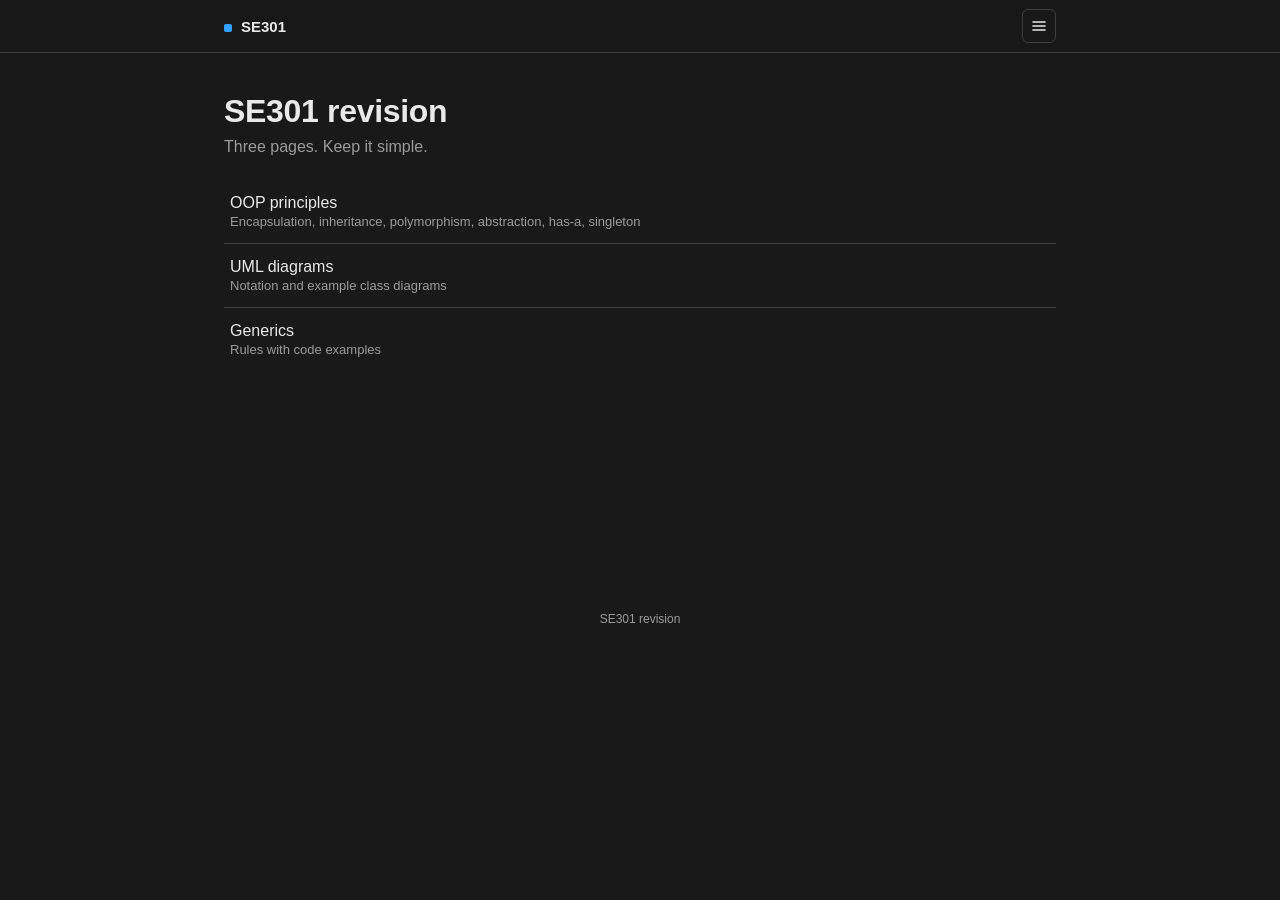
<file: index.html>
<!DOCTYPE html>
<html lang="en">
<head>
  <meta charset="utf-8">
  <meta name="viewport" content="width=device-width, initial-scale=1">
  <meta name="description" content="SE301 revision - OOP principles, UML and generics.">
  <meta name="color-scheme" content="dark">
  <link rel="icon" href="data:,">
  <title>SE301 Revision</title>
  <link rel="stylesheet" href="assets/site.css?v=5">
</head>
<body style="background:var(--bg);color:var(--ink);margin:0;font-family:var(--font);">

  <header class="navbar">
    <div class="nav-inner">
      <a class="brand" href="index.html">SE301</a>
      <button id="nav-toggle" class="nav-toggle" type="button" aria-expanded="false" aria-controls="nav-links" aria-label="Menu">
        <svg width="16" height="16" viewBox="0 0 16 16" aria-hidden="true" fill="none">
          <path d="M2 4H14M2 8H14M2 12H14" stroke="currentColor" stroke-width="1.6" stroke-linecap="round"/>
        </svg>
      </button>
      <ul id="nav-links" class="nav-links">
        <li><a href="oop.html">OOP principles</a></li>
        <li><a href="uml.html">UML</a></li>
        <li><a href="generics.html">Generics</a></li>
      </ul>
    </div>
  </header>
  <main class="page">
    <h1 style="margin-bottom:4px">SE301 revision</h1>
    <p class="lede" style="margin-bottom:20px">Three pages. Keep it simple.</p>

    <ul class="topic-list">
      <li><a href="oop.html">OOP principles<div class="sub">Encapsulation, inheritance, polymorphism, abstraction, has-a, singleton</div></a></li>
      <li><a href="uml.html">UML diagrams<div class="sub">Notation and example class diagrams</div></a></li>
      <li><a href="generics.html">Generics<div class="sub">Rules with code examples</div></a></li>
    </ul>
  </main>

  <footer>SE301 revision</footer>

  <script>
    (function () {
      var navbar = document.querySelector("header.navbar");
      var btn = document.getElementById("nav-toggle");
      var links = document.getElementById("nav-links");
      if (!navbar || !btn || !links) return;
      function close() {
        navbar.classList.remove("open");
        btn.setAttribute("aria-expanded", "false");
      }
      btn.addEventListener("click", function (e) {
        e.stopPropagation();
        var open = navbar.classList.toggle("open");
        btn.setAttribute("aria-expanded", String(open));
      });
      document.addEventListener("click", function (e) {
        if (navbar.classList.contains("open") && !navbar.contains(e.target)) close();
      });
      document.addEventListener("keydown", function (e) {
        if (e.key === "Escape") close();
      });
    })();
  </script>
</body>
</html>
</file>
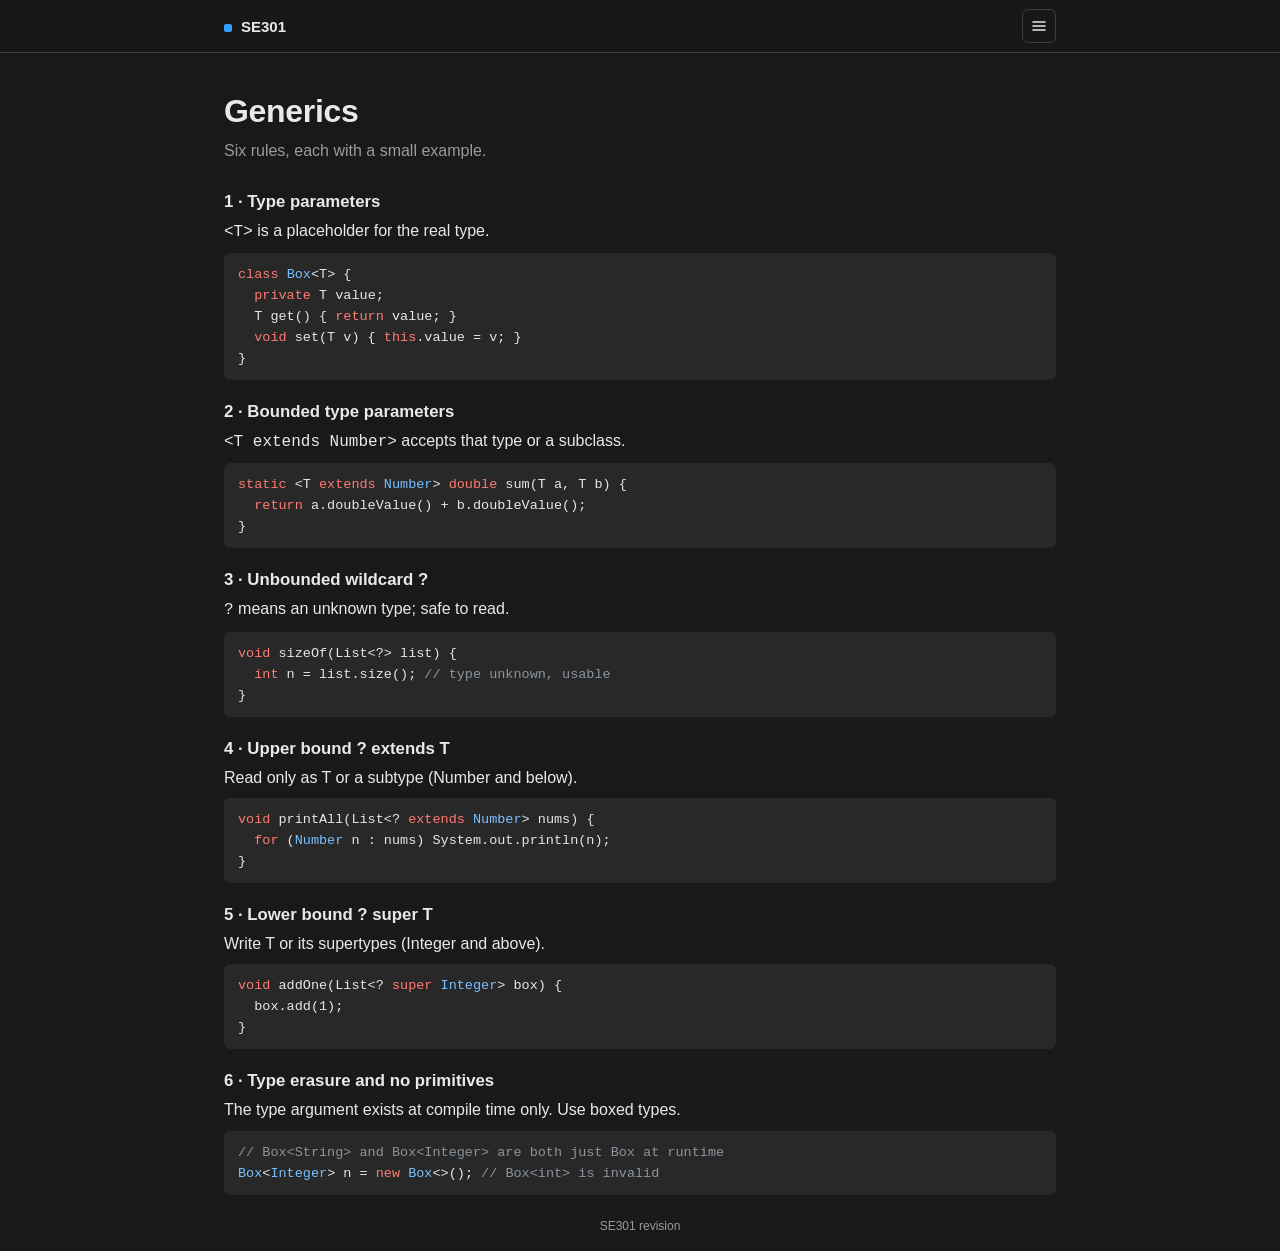
<file: generics.html>
<!DOCTYPE html>
<html lang="en">
<head>
  <meta charset="utf-8">
  <meta name="viewport" content="width=device-width, initial-scale=1">
  <meta name="description" content="Generics - rules with code examples.">
  <meta name="color-scheme" content="dark">
  <link rel="icon" href="data:,">
  <title>Generics · SE301</title>
  <link rel="stylesheet" href="assets/site.css?v=5">
</head>
<body style="background:var(--bg);color:var(--ink);margin:0;font-family:var(--font);">

  <header class="navbar">
    <div class="nav-inner">
      <a class="brand" href="index.html">SE301</a>
      <button id="nav-toggle" class="nav-toggle" type="button" aria-expanded="false" aria-controls="nav-links" aria-label="Menu">
        <svg width="16" height="16" viewBox="0 0 16 16" aria-hidden="true" fill="none">
          <path d="M2 4H14M2 8H14M2 12H14" stroke="currentColor" stroke-width="1.6" stroke-linecap="round"/>
        </svg>
      </button>
      <ul id="nav-links" class="nav-links">
        <li><a href="oop.html">OOP principles</a></li>
        <li><a href="uml.html">UML</a></li>
        <li><a href="generics.html" aria-current="page">Generics</a></li>
      </ul>
    </div>
  </header>
  <main class="page">
    <h1>Generics</h1>
    <p class="lede">Six rules, each with a small example.</p>

    <h3>1 · Type parameters</h3>
    <p><code>&lt;T&gt;</code> is a placeholder for the real type.</p>
    <pre><code><span class="kw">class</span> <span class="type">Box</span>&lt;T&gt; {
  <span class="kw">private</span> T value;
  T get() { <span class="kw">return</span> value; }
  <span class="kw">void</span> set(T v) { <span class="kw">this</span>.value = v; }
}</code></pre>

    <h3>2 · Bounded type parameters</h3>
    <p><code>&lt;T extends Number&gt;</code> accepts that type or a subclass.</p>
    <pre><code><span class="kw">static</span> &lt;T <span class="kw">extends</span> <span class="type">Number</span>&gt; <span class="kw">double</span> sum(T a, T b) {
  <span class="kw">return</span> a.doubleValue() + b.doubleValue();
}</code></pre>

    <h3>3 · Unbounded wildcard ?</h3>
    <p><code>?</code> means an unknown type; safe to read.</p>
    <pre><code><span class="kw">void</span> sizeOf(List&lt;?&gt; list) {
  <span class="kw">int</span> n = list.size(); <span class="comment">// type unknown, usable</span>
}</code></pre>

    <h3>4 · Upper bound ? extends T</h3>
    <p>Read only as T or a subtype (Number and below).</p>
    <pre><code><span class="kw">void</span> printAll(List&lt;? <span class="kw">extends</span> <span class="type">Number</span>&gt; nums) {
  <span class="kw">for</span> (<span class="type">Number</span> n : nums) System.out.println(n);
}</code></pre>

    <h3>5 · Lower bound ? super T</h3>
    <p>Write T or its supertypes (Integer and above).</p>
    <pre><code><span class="kw">void</span> addOne(List&lt;? <span class="kw">super</span> <span class="type">Integer</span>&gt; box) {
  box.add(1);
}</code></pre>

    <h3>6 · Type erasure and no primitives</h3>
    <p>The type argument exists at compile time only. Use boxed types.</p>
    <pre><code><span class="comment">// Box&lt;String&gt; and Box&lt;Integer&gt; are both just Box at runtime</span>
<span class="type">Box</span>&lt;<span class="type">Integer</span>&gt; n = <span class="kw">new</span> <span class="type">Box</span>&lt;&gt;(); <span class="comment">// Box&lt;int&gt; is invalid</span></code></pre>
  </main>

  <footer>SE301 revision</footer>

  <script>
    (function () {
      var navbar = document.querySelector("header.navbar");
      var btn = document.getElementById("nav-toggle");
      var links = document.getElementById("nav-links");
      if (!navbar || !btn || !links) return;
      function close() {
        navbar.classList.remove("open");
        btn.setAttribute("aria-expanded", "false");
      }
      btn.addEventListener("click", function (e) {
        e.stopPropagation();
        var open = navbar.classList.toggle("open");
        btn.setAttribute("aria-expanded", String(open));
      });
      document.addEventListener("click", function (e) {
        if (navbar.classList.contains("open") && !navbar.contains(e.target)) close();
      });
      document.addEventListener("keydown", function (e) {
        if (e.key === "Escape") close();
      });
    })();
  </script>
</body>
</html>
</file>
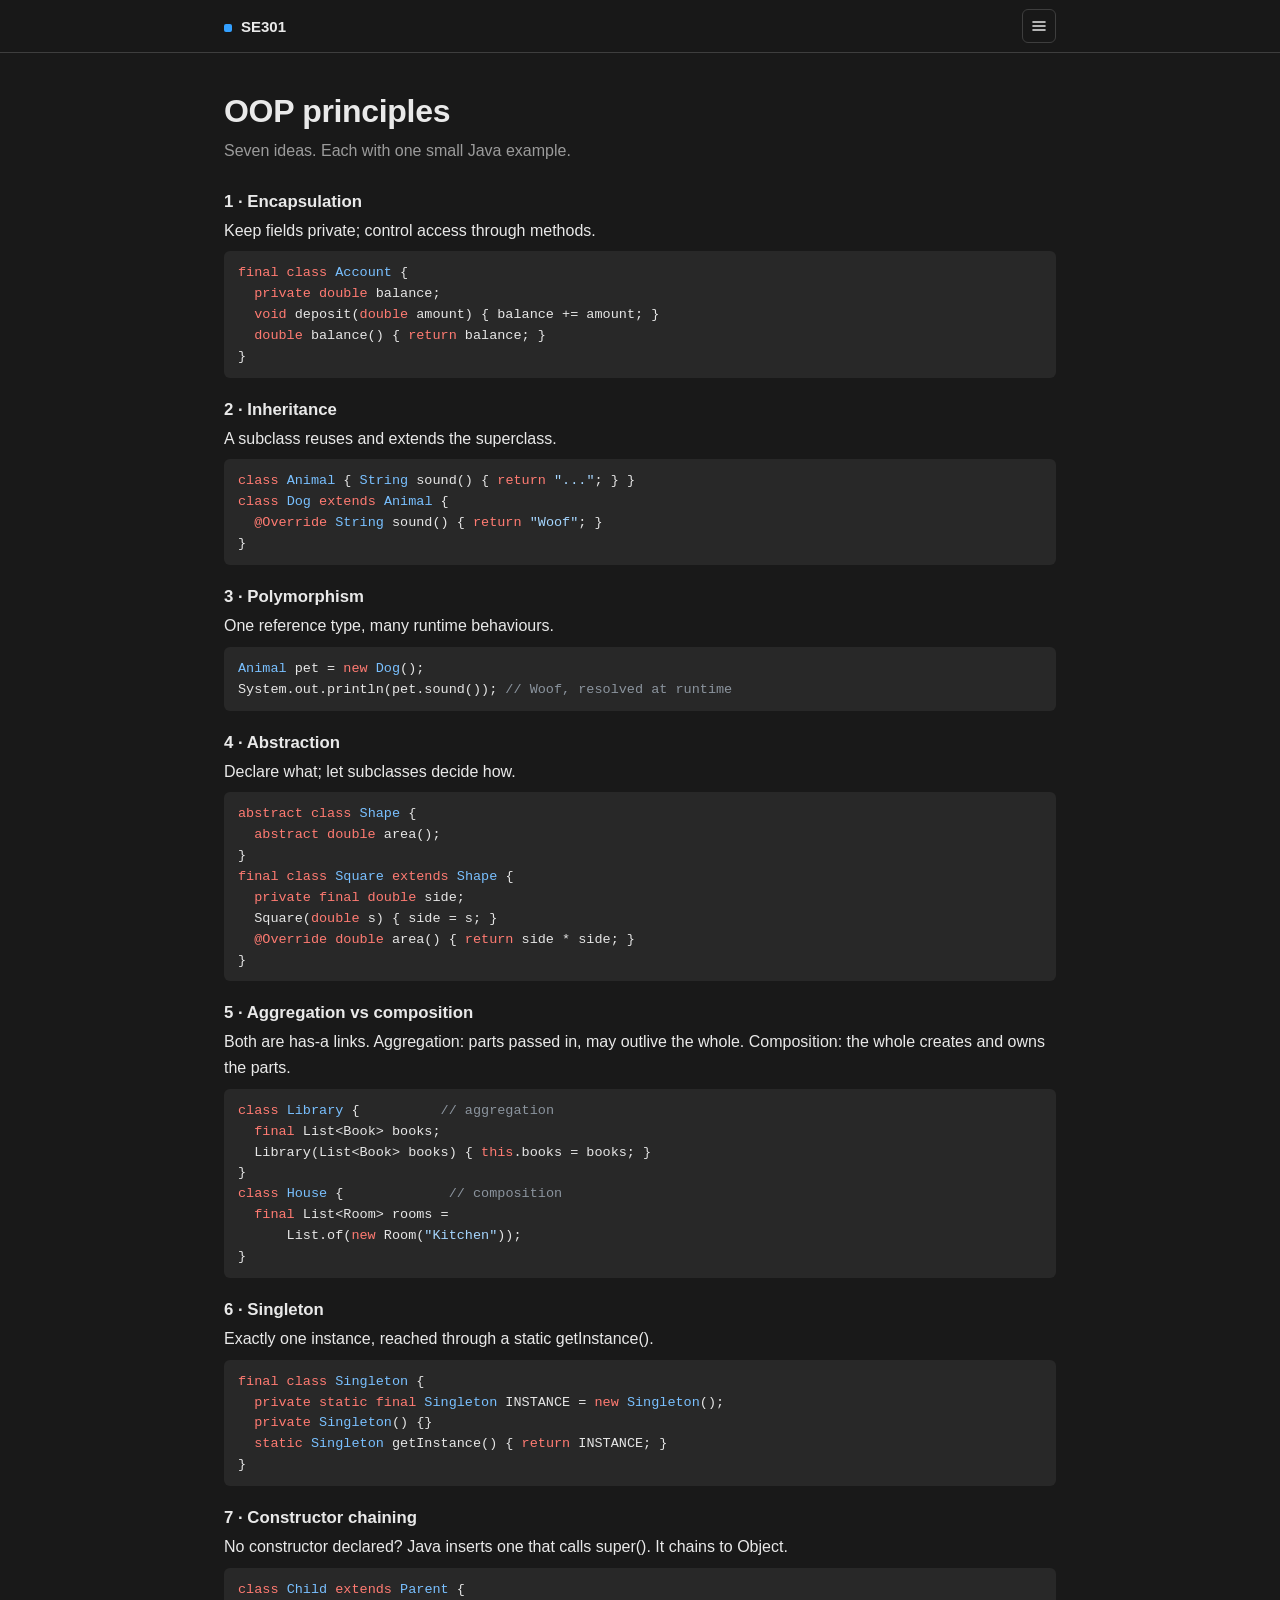
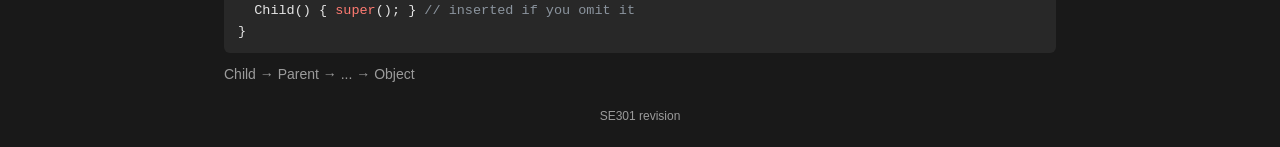
<file: oop.html>
<!DOCTYPE html>
<html lang="en">
<head>
  <meta charset="utf-8">
  <meta name="viewport" content="width=device-width, initial-scale=1">
  <meta name="description" content="OOP principles with matching code.">
  <meta name="color-scheme" content="dark">
  <link rel="icon" href="data:,">
  <title>OOP principles · SE301</title>
  <link rel="stylesheet" href="assets/site.css?v=5">
</head>
<body style="background:var(--bg);color:var(--ink);margin:0;font-family:var(--font);">

  <header class="navbar">
    <div class="nav-inner">
      <a class="brand" href="index.html">SE301</a>
      <button id="nav-toggle" class="nav-toggle" type="button" aria-expanded="false" aria-controls="nav-links" aria-label="Menu">
        <svg width="16" height="16" viewBox="0 0 16 16" aria-hidden="true" fill="none">
          <path d="M2 4H14M2 8H14M2 12H14" stroke="currentColor" stroke-width="1.6" stroke-linecap="round"/>
        </svg>
      </button>
      <ul id="nav-links" class="nav-links">
        <li><a href="oop.html" aria-current="page">OOP principles</a></li>
        <li><a href="uml.html">UML</a></li>
        <li><a href="generics.html">Generics</a></li>
      </ul>
    </div>
  </header>
  <main class="page">
    <h1>OOP principles</h1>
    <p class="lede">Seven ideas. Each with one small Java example.</p>

    <h3>1 · Encapsulation</h3>
    <p>Keep fields private; control access through methods.</p>
    <pre><code><span class="kw">final class</span> <span class="type">Account</span> {
  <span class="kw">private double</span> balance;
  <span class="kw">void</span> deposit(<span class="kw">double</span> amount) { balance += amount; }
  <span class="kw">double</span> balance() { <span class="kw">return</span> balance; }
}</code></pre>

    <h3>2 · Inheritance</h3>
    <p>A subclass reuses and extends the superclass.</p>
    <pre><code><span class="kw">class</span> <span class="type">Animal</span> { <span class="type">String</span> sound() { <span class="kw">return</span> <span class="str">"..."</span>; } }
<span class="kw">class</span> <span class="type">Dog</span> <span class="kw">extends</span> <span class="type">Animal</span> {
  <span class="kw">@Override</span> <span class="type">String</span> sound() { <span class="kw">return</span> <span class="str">"Woof"</span>; }
}</code></pre>

    <h3>3 · Polymorphism</h3>
    <p>One reference type, many runtime behaviours.</p>
    <pre><code><span class="type">Animal</span> pet = <span class="kw">new</span> <span class="type">Dog</span>();
System.out.println(pet.sound()); <span class="comment">// Woof, resolved at runtime</span></code></pre>

    <h3>4 · Abstraction</h3>
    <p>Declare what; let subclasses decide how.</p>
    <pre><code><span class="kw">abstract class</span> <span class="type">Shape</span> {
  <span class="kw">abstract double</span> area();
}
<span class="kw">final class</span> <span class="type">Square</span> <span class="kw">extends</span> <span class="type">Shape</span> {
  <span class="kw">private final double</span> side;
  Square(<span class="kw">double</span> s) { side = s; }
  <span class="kw">@Override double</span> area() { <span class="kw">return</span> side * side; }
}</code></pre>

    <h3>5 · Aggregation vs composition</h3>
    <p>Both are has-a links. Aggregation: parts passed in, may outlive the whole. Composition: the whole creates and owns the parts.</p>
    <pre><code><span class="kw">class</span> <span class="type">Library</span> {          <span class="comment">// aggregation</span>
  <span class="kw">final</span> List&lt;Book&gt; books;
  Library(List&lt;Book&gt; books) { <span class="kw">this</span>.books = books; }
}
<span class="kw">class</span> <span class="type">House</span> {             <span class="comment">// composition</span>
  <span class="kw">final</span> List&lt;Room&gt; rooms =
      List.of(<span class="kw">new</span> Room(<span class="str">"Kitchen"</span>));
}</code></pre>

    <h3>6 · Singleton</h3>
    <p>Exactly one instance, reached through a static getInstance().</p>
    <pre><code><span class="kw">final class</span> <span class="type">Singleton</span> {
  <span class="kw">private static final</span> <span class="type">Singleton</span> INSTANCE = <span class="kw">new</span> <span class="type">Singleton</span>();
  <span class="kw">private</span> <span class="type">Singleton</span>() {}
  <span class="kw">static</span> <span class="type">Singleton</span> getInstance() { <span class="kw">return</span> INSTANCE; }
}</code></pre>

    <h3>7 · Constructor chaining</h3>
    <p>No constructor declared? Java inserts one that calls super(). It chains to Object.</p>
    <pre><code><span class="kw">class</span> <span class="type">Child</span> <span class="kw">extends</span> <span class="type">Parent</span> {
  Child() { <span class="kw">super</span>(); } <span class="comment">// inserted if you omit it</span>
}</code></pre>
    <p style="color:var(--muted);font-size:14px">Child &rarr; Parent &rarr; ... &rarr; Object</p>
  </main>

  <footer>SE301 revision</footer>

  <script>
    (function () {
      var navbar = document.querySelector("header.navbar");
      var btn = document.getElementById("nav-toggle");
      var links = document.getElementById("nav-links");
      if (!navbar || !btn || !links) return;
      function close() {
        navbar.classList.remove("open");
        btn.setAttribute("aria-expanded", "false");
      }
      btn.addEventListener("click", function (e) {
        e.stopPropagation();
        var open = navbar.classList.toggle("open");
        btn.setAttribute("aria-expanded", String(open));
      });
      document.addEventListener("click", function (e) {
        if (navbar.classList.contains("open") && !navbar.contains(e.target)) close();
      });
      document.addEventListener("keydown", function (e) {
        if (e.key === "Escape") close();
      });
    })();
  </script>
</body>
</html>
</file>
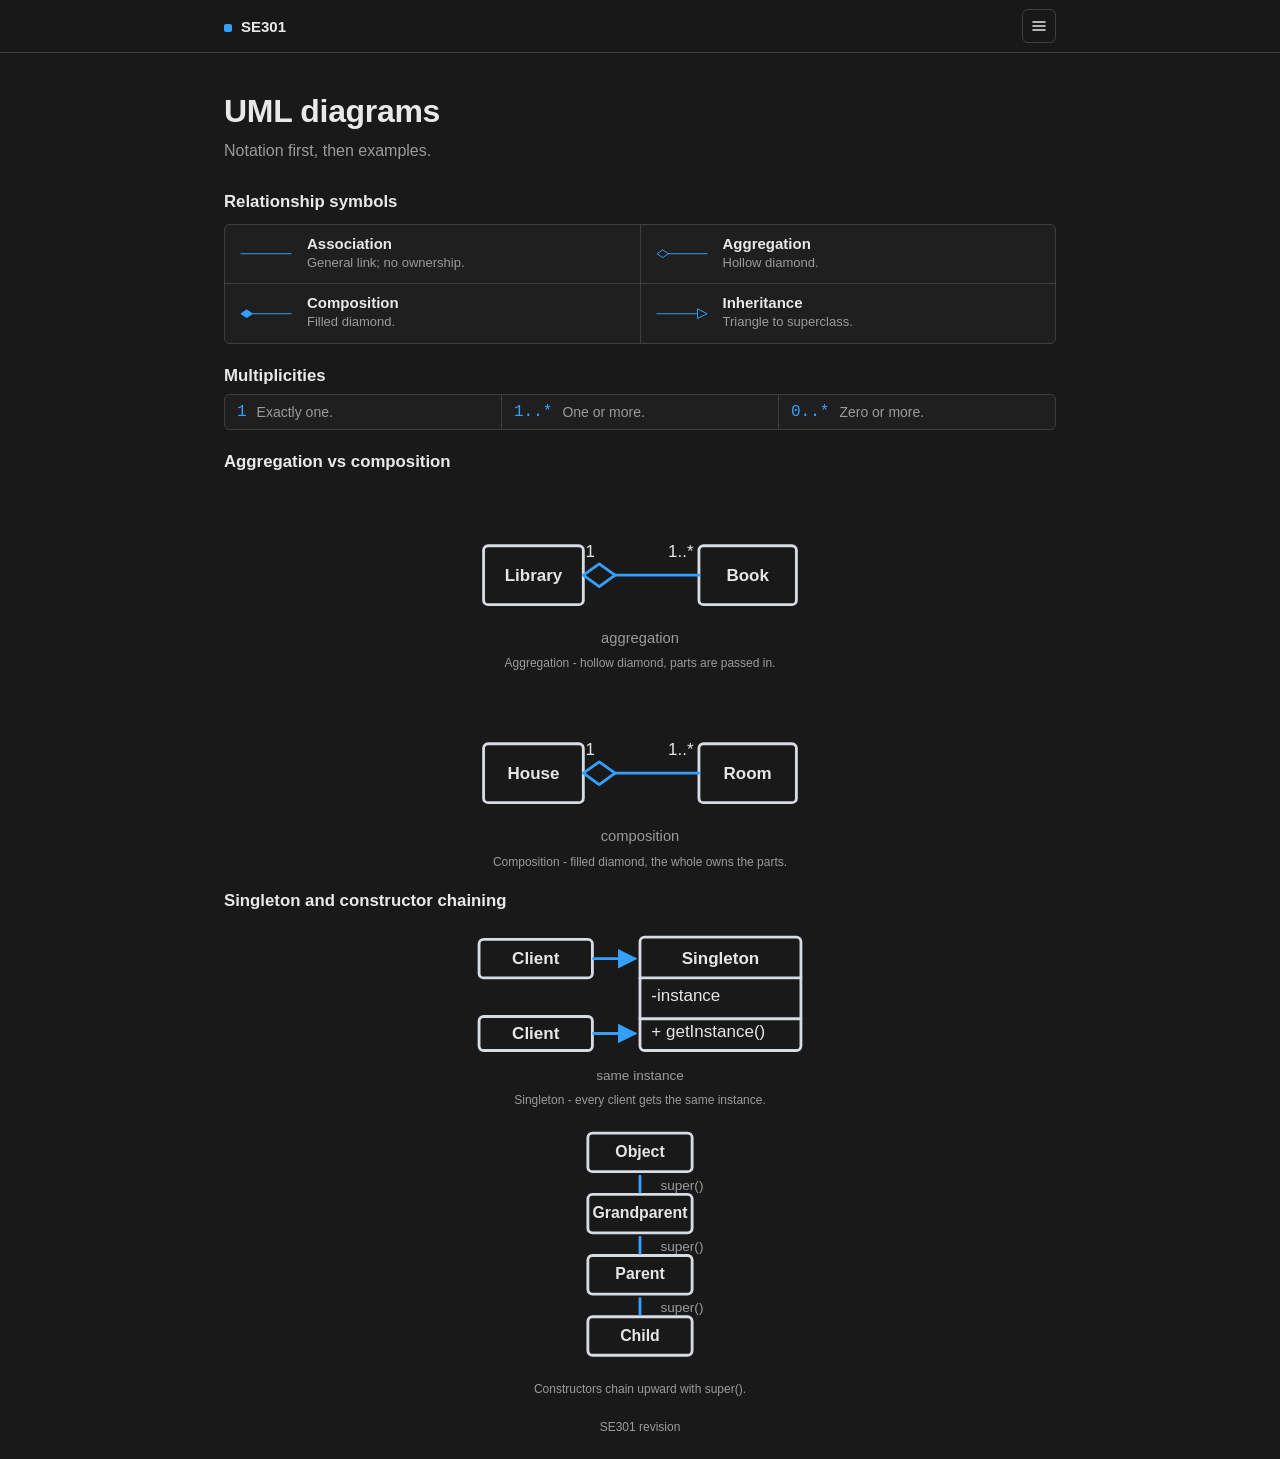
<file: uml.html>
<!DOCTYPE html>
<html lang="en">
<head>
  <meta charset="utf-8">
  <meta name="viewport" content="width=device-width, initial-scale=1">
  <meta name="description" content="UML notation and example diagrams.">
  <meta name="color-scheme" content="dark">
  <link rel="icon" href="data:,">
  <title>UML · SE301</title>
  <link rel="stylesheet" href="assets/site.css?v=5">
</head>
<body style="background:var(--bg);color:var(--ink);margin:0;font-family:var(--font);">

  <header class="navbar">
    <div class="nav-inner">
      <a class="brand" href="index.html">SE301</a>
      <button id="nav-toggle" class="nav-toggle" type="button" aria-expanded="false" aria-controls="nav-links" aria-label="Menu">
        <svg width="16" height="16" viewBox="0 0 16 16" aria-hidden="true" fill="none">
          <path d="M2 4H14M2 8H14M2 12H14" stroke="currentColor" stroke-width="1.6" stroke-linecap="round"/>
        </svg>
      </button>
      <ul id="nav-links" class="nav-links">
        <li><a href="oop.html">OOP principles</a></li>
        <li><a href="uml.html" aria-current="page">UML</a></li>
        <li><a href="generics.html">Generics</a></li>
      </ul>
    </div>
  </header>
  <main class="page">
    <h1>UML diagrams</h1>
    <p class="lede">Notation first, then examples.</p>

    <h3>Relationship symbols</h3>
    <div class="glyph-grid">
      <div class="glyph-card">
        <svg viewBox="0 0 120 32" role="img" aria-label="Association plain line">
          <line x1="8" y1="16" x2="112" y2="16" stroke="currentColor" stroke-width="2" stroke-linecap="round"/>
        </svg>
        <div><h3>Association</h3><p>General link; no ownership.</p></div>
      </div>
      <div class="glyph-card">
        <svg viewBox="0 0 120 32" role="img" aria-label="Aggregation hollow diamond">
          <path d="M8 16L20 8L32 16L20 24Z" fill="#1f1f1f" stroke="currentColor" stroke-width="2" stroke-linejoin="round"/>
          <line x1="32" y1="16" x2="112" y2="16" stroke="currentColor" stroke-width="2" stroke-linecap="round"/>
        </svg>
        <div><h3>Aggregation</h3><p>Hollow diamond.</p></div>
      </div>
      <div class="glyph-card">
        <svg viewBox="0 0 120 32" role="img" aria-label="Composition filled diamond">
          <path d="M8 16L20 8L32 16L20 24Z" fill="currentColor" stroke="currentColor" stroke-width="2" stroke-linejoin="round"/>
          <line x1="32" y1="16" x2="112" y2="16" stroke="currentColor" stroke-width="2" stroke-linecap="round"/>
        </svg>
        <div><h3>Composition</h3><p>Filled diamond.</p></div>
      </div>
      <div class="glyph-card">
        <svg viewBox="0 0 120 32" role="img" aria-label="Inheritance open triangle">
          <line x1="8" y1="16" x2="92" y2="16" stroke="currentColor" stroke-width="2" stroke-linecap="round"/>
          <path d="M112 16L92 6L92 26Z" fill="#1f1f1f" stroke="currentColor" stroke-width="2" stroke-linejoin="round"/>
        </svg>
        <div><h3>Inheritance</h3><p>Triangle to superclass.</p></div>
      </div>
    </div>

    <h3>Multiplicities</h3>
    <div class="multiplicity">
      <div><code>1</code><span>Exactly one.</span></div>
      <div><code>1..*</code><span>One or more.</span></div>
      <div><code>0..*</code><span>Zero or more.</span></div>
    </div>

    <h3>Aggregation vs composition</h3>
        <figure>
          <svg viewBox="0 0 300 152" role="img" aria-label="Aggregation - Library and Book, hollow diamond">
            <g fill="none" stroke="currentColor" stroke-width="2.5" stroke-linecap="round" stroke-linejoin="round">
              <rect class="uml-box" x="12" y="58" width="88" height="52" rx="4"/>
              <rect class="uml-box" x="202" y="58" width="86" height="52" rx="4"/>
              <path class="uml-accent" d="M100 84L114 74L128 84L114 94Z" fill="#191919"/>
              <path class="uml-accent" d="M128 84H202"/>
            </g>
            <g fill="#e6e6e6" font-family="Inter, sans-serif" font-size="15">
              <text x="56" y="89" text-anchor="middle" font-weight="650">Library</text>
              <text x="245" y="89" text-anchor="middle" font-weight="650">Book</text>
              <text x="106" y="68" text-anchor="middle">1</text>
              <text x="186" y="68" text-anchor="middle">1..*</text>
              <text class="uml-caption" x="150" y="144" text-anchor="middle" font-size="13">aggregation</text>
            </g>
          </svg>
          <figcaption>Aggregation - hollow diamond, parts are passed in.</figcaption>
        </figure>
        <figure>
          <svg viewBox="0 0 300 152" role="img" aria-label="Composition - House and Room, filled diamond">
            <g fill="none" stroke="currentColor" stroke-width="2.5" stroke-linecap="round" stroke-linejoin="round">
              <rect class="uml-box" x="12" y="58" width="88" height="52" rx="4"/>
              <rect class="uml-box" x="202" y="58" width="86" height="52" rx="4"/>
              <path class="uml-accent" d="M100 84L114 74L128 84L114 94Z" fill="#e6e6e6"/>
              <path class="uml-accent" d="M128 84H202"/>
            </g>
            <g fill="#e6e6e6" font-family="Inter, sans-serif" font-size="15">
              <text x="56" y="89" text-anchor="middle" font-weight="650">House</text>
              <text x="245" y="89" text-anchor="middle" font-weight="650">Room</text>
              <text x="106" y="68" text-anchor="middle">1</text>
              <text x="186" y="68" text-anchor="middle">1..*</text>
              <text class="uml-caption" x="150" y="144" text-anchor="middle" font-size="13">composition</text>
            </g>
          </svg>
          <figcaption>Composition - filled diamond, the whole owns the parts.</figcaption>
        </figure>

    <h3>Singleton and constructor chaining</h3>
        <figure>
          <svg viewBox="0 0 300 150" role="img" aria-label="Singleton - clients share one instance">
            <defs>
              <marker id="a" viewBox="0 0 10 10" refX="9" refY="5" markerWidth="7" markerHeight="7" orient="auto-start-reverse">
                <path d="M0 0L10 5L0 10Z" fill="#33a0ff"/>
              </marker>
            </defs>
            <g fill="none" stroke="currentColor" stroke-width="2.5" stroke-linecap="round">
              <rect class="uml-box" x="8" y="18" width="100" height="34" rx="4"/>
              <rect class="uml-box" x="8" y="86" width="100" height="30" rx="4"/>
              <rect class="uml-box" x="150" y="16" width="142" height="100" rx="4"/>
              <path class="uml-box" d="M150 52H292M150 88H292"/>
            </g>
            <g class="uml-accent" fill="none" stroke="currentColor" stroke-width="2.5" marker-end="url(#a)">
              <path d="M108 35H146"/>
              <path d="M108 101H146"/>
            </g>
            <g fill="#e6e6e6" font-family="Inter, sans-serif" font-size="15">
              <text x="58" y="40" text-anchor="middle" font-weight="650">Client</text>
              <text x="58" y="106" text-anchor="middle" font-weight="650">Client</text>
              <text x="221" y="40" text-anchor="middle" font-weight="650">Singleton</text>
              <text x="160" y="72">-instance</text>
              <text x="160" y="104">+ getInstance()</text>
              <text class="uml-caption" x="150" y="142" text-anchor="middle" font-size="12">same instance</text>
            </g>
          </svg>
          <figcaption>Singleton - every client gets the same instance.</figcaption>
        </figure>
        <figure>
          <svg viewBox="0 0 300 232" role="img" aria-label="Constructor chaining - Child to Object">
            <g fill="none" stroke="currentColor" stroke-width="2.5" stroke-linecap="round">
              <rect class="uml-box" x="104" y="178" width="92" height="34" rx="4"/>
              <rect class="uml-box" x="104" y="124" width="92" height="34" rx="4"/>
              <rect class="uml-box" x="104" y="70" width="92" height="34" rx="4"/>
              <rect class="uml-box" x="104" y="16" width="92" height="34" rx="4"/>
              <path class="uml-accent" d="M150 176L150 162"/>
              <path class="uml-accent" d="M150 122L150 108"/>
              <path class="uml-accent" d="M150 68L150 54"/>
            </g>
            <g fill="#e6e6e6" font-family="Inter, sans-serif" font-size="14">
              <text x="150" y="199" text-anchor="middle" font-weight="650">Child</text>
              <text x="150" y="145" text-anchor="middle" font-weight="650">Parent</text>
              <text x="150" y="91" text-anchor="middle" font-weight="650">Grandparent</text>
              <text x="150" y="37" text-anchor="middle" font-weight="650">Object</text>
              <text class="uml-caption" x="168" y="174" font-size="12">super()</text>
              <text class="uml-caption" x="168" y="120" font-size="12">super()</text>
              <text class="uml-caption" x="168" y="66" font-size="12">super()</text>
            </g>
          </svg>
          <figcaption>Constructors chain upward with super().</figcaption>
        </figure>
    
  </main>

  <footer>SE301 revision</footer>

  <script>
    (function () {
      var navbar = document.querySelector("header.navbar");
      var btn = document.getElementById("nav-toggle");
      var links = document.getElementById("nav-links");
      if (!navbar || !btn || !links) return;
      function close() {
        navbar.classList.remove("open");
        btn.setAttribute("aria-expanded", "false");
      }
      btn.addEventListener("click", function (e) {
        e.stopPropagation();
        var open = navbar.classList.toggle("open");
        btn.setAttribute("aria-expanded", String(open));
      });
      document.addEventListener("click", function (e) {
        if (navbar.classList.contains("open") && !navbar.contains(e.target)) close();
      });
      document.addEventListener("keydown", function (e) {
        if (e.key === "Escape") close();
      });
    })();
  </script>
</body>
</html>
</file>
<file: assets/site.css>
/* Notion-dark styling for SE301 revision. */
:root {
  --bg: #191919;
  --card: #1f1f1f;
  --code: #282828;
  --ink: #e9e9e9;
  --muted: #9b9b9b;
  --line: #3e3e3e;
  --accent: #33a0ff;
  --accent-soft: rgba(51, 160, 255, 0.12);
  --radius: 6px;
  --font: "Inter", -apple-system, "Segoe UI", Roboto, "Noto Sans", sans-serif;
  --mono: ui-monospace, "SF Mono", "IBM Plex Mono", Menlo, Consolas, monospace;
}

a { text-decoration: none; }
a:hover { text-decoration: underline; }
.brand:hover, .nav-links a:hover, .nav-toggle:hover, .topic-list a:hover { text-decoration: none; }

html { color-scheme: dark; }
body { margin: 0; background: var(--bg); color: var(--ink); font-family: var(--font); font-size: 16px; }

/* ---- topbar (Notion-style, sticky, hamburger at all sizes) ---- */
.navbar {
  position: sticky;
  top: 0;
  z-index: 100;
  background: rgba(25, 25, 25, 0.85);
  -webkit-backdrop-filter: blur(12px);
  backdrop-filter: blur(12px);
  border-bottom: 1px solid var(--line);
}
.nav-inner {
  position: relative;
  display: flex;
  align-items: center;
  justify-content: space-between;
  min-height: 52px;
  max-width: 832px;
  margin-inline: auto;
  padding: 0 20px;
}
.brand { font-weight: 600; font-size: 15px; color: var(--ink); white-space: nowrap; }
.brand::before { content: ""; display: inline-block; width: 8px; height: 8px; border-radius: 2px; background: var(--accent); margin-right: 9px; }

.nav-toggle {
  display: flex;
  align-items: center;
  justify-content: center;
  width: 34px;
  height: 34px;
  padding: 0;
  border: 1px solid var(--line);
  border-radius: 6px;
  background: transparent;
  color: var(--ink);
  cursor: pointer;
}
.nav-toggle:hover { background: var(--card); }

.nav-links {
  display: none;
  position: absolute;
  top: calc(100% + 6px);
  left: 20px;
  right: 20px;
  flex-direction: column;
  gap: 1px;
  margin: 0;
  padding: 6px;
  background: var(--card);
  border: 1px solid var(--line);
  border-radius: 6px;
  box-shadow: 0 6px 24px rgba(0, 0, 0, 0.5);
  list-style: none;
}
.navbar.open .nav-links { display: flex; }
.nav-links li { width: 100%; }
.nav-links a { display: block; padding: 8px 10px; border-radius: 4px; font-size: 15px; color: var(--ink); }
.nav-links a:hover { background: rgba(255, 255, 255, 0.06); color: var(--ink); }
.nav-links a[aria-current="page"] { color: var(--accent); }

/* ---- page (Notion: single column, max 832px) ---- */
main.page { max-width: 832px; margin-inline: auto; padding: 2.5rem 20px 1.5rem; min-height: 55vh; }
main.page > :last-child { margin-bottom: 0; }

h1 { font-size: 2rem; font-weight: 700; letter-spacing: -0.01em; margin: 0 0 8px; }
h2 { font-size: 1.5rem; font-weight: 650; letter-spacing: -0.01em; margin: 0 0 10px; }
h3 { font-size: 1.05rem; font-weight: 600; margin: 22px 0 6px; }
p { margin: 0 0 8px; line-height: 1.6; }
.lede { color: var(--muted); margin: 0 0 28px; }

/* ---- landing topic list ---- */
.topic-list { list-style: none; margin: 6px 0 0; padding: 0; }
.topic-list li { border-bottom: 1px solid var(--line); }
.topic-list li:last-child { border-bottom: none; }
.topic-list a { display: block; padding: 14px 6px; font-size: 16px; font-weight: 500; color: var(--ink); }
.topic-list a:hover { color: var(--accent); background: var(--card); border-radius: 6px; }
.topic-list .sub { color: var(--muted); font-weight: 400; font-size: 13px; margin-top: 2px; }

/* ---- code blocks (Notion-style) ---- */
pre {
  white-space: pre-wrap;
  overflow-wrap: break-word;
  overflow-x: hidden;
  margin: 4px 0 10px;
  padding: 12px 14px 10px;
  background: var(--code);
  border-radius: 6px;
  font-family: var(--mono);
  font-size: clamp(12px, 0.8vw + 0.35rem, 13.5px);
  line-height: 1.55;
  color: #e6e6e6;
}
pre:last-child { margin-bottom: 0; }
pre code { font-family: var(--mono); font-size: 1em; line-height: 1.55; color: inherit; }
pre code .kw { color: #ff7b72; }
pre code .type { color: #79c0ff; }
pre code .str { color: #a5d6ff; }
pre code .comment { color: #8b949e; }

/* ---- diagrams ---- */
figure { margin: 8px 0 4px; }
figure svg { display: block; width: 100%; max-width: 340px; height: auto; margin-inline: auto; }
figure figcaption { text-align: center; font-size: 12px; color: var(--muted); margin-top: 4px; }
.uml-box { stroke: #d7dbe3; }
.uml-accent { stroke: var(--accent); }
.uml-caption { fill: var(--muted); }
svg .uml-box, svg .uml-accent { fill: none; }

/* ---- UML glyph cards ---- */
.glyph-grid { display: grid; grid-template-columns: 1fr; gap: 1px; background: var(--line); border: 1px solid var(--line); border-radius: 6px; overflow: hidden; margin: 12px 0; }
.glyph-card { display: flex; align-items: center; gap: 12px; min-width: 0; padding: 10px 12px; background: var(--card); }
.glyph-card > div { min-width: 0; }
.glyph-card svg { flex: 0 0 auto; width: 58px; color: var(--accent); }
.glyph-card h3 { margin: 0 0 1px; font-size: 15px; }
.glyph-card p { margin: 0; font-size: 13px; color: var(--muted); }

.multiplicity { display: grid; gap: 1px; grid-template-columns: 1fr; margin: 8px 0 14px; background: var(--line); border: 1px solid var(--line); border-radius: 6px; overflow: hidden; }
.multiplicity div { display: flex; gap: 10px; align-items: center; padding: 8px 12px; background: var(--card); }
.multiplicity code { color: var(--accent); white-space: nowrap; }
.multiplicity span { color: var(--muted); font-size: 14px; }

@media (min-width: 640px) {
  .glyph-grid { grid-template-columns: repeat(2, 1fr); }
  .multiplicity { grid-template-columns: repeat(3, 1fr); }
}

footer { max-width: 832px; margin-inline: auto; padding: 0 20px 24px; text-align: center; font-size: 12px; color: var(--muted); }
</file>
